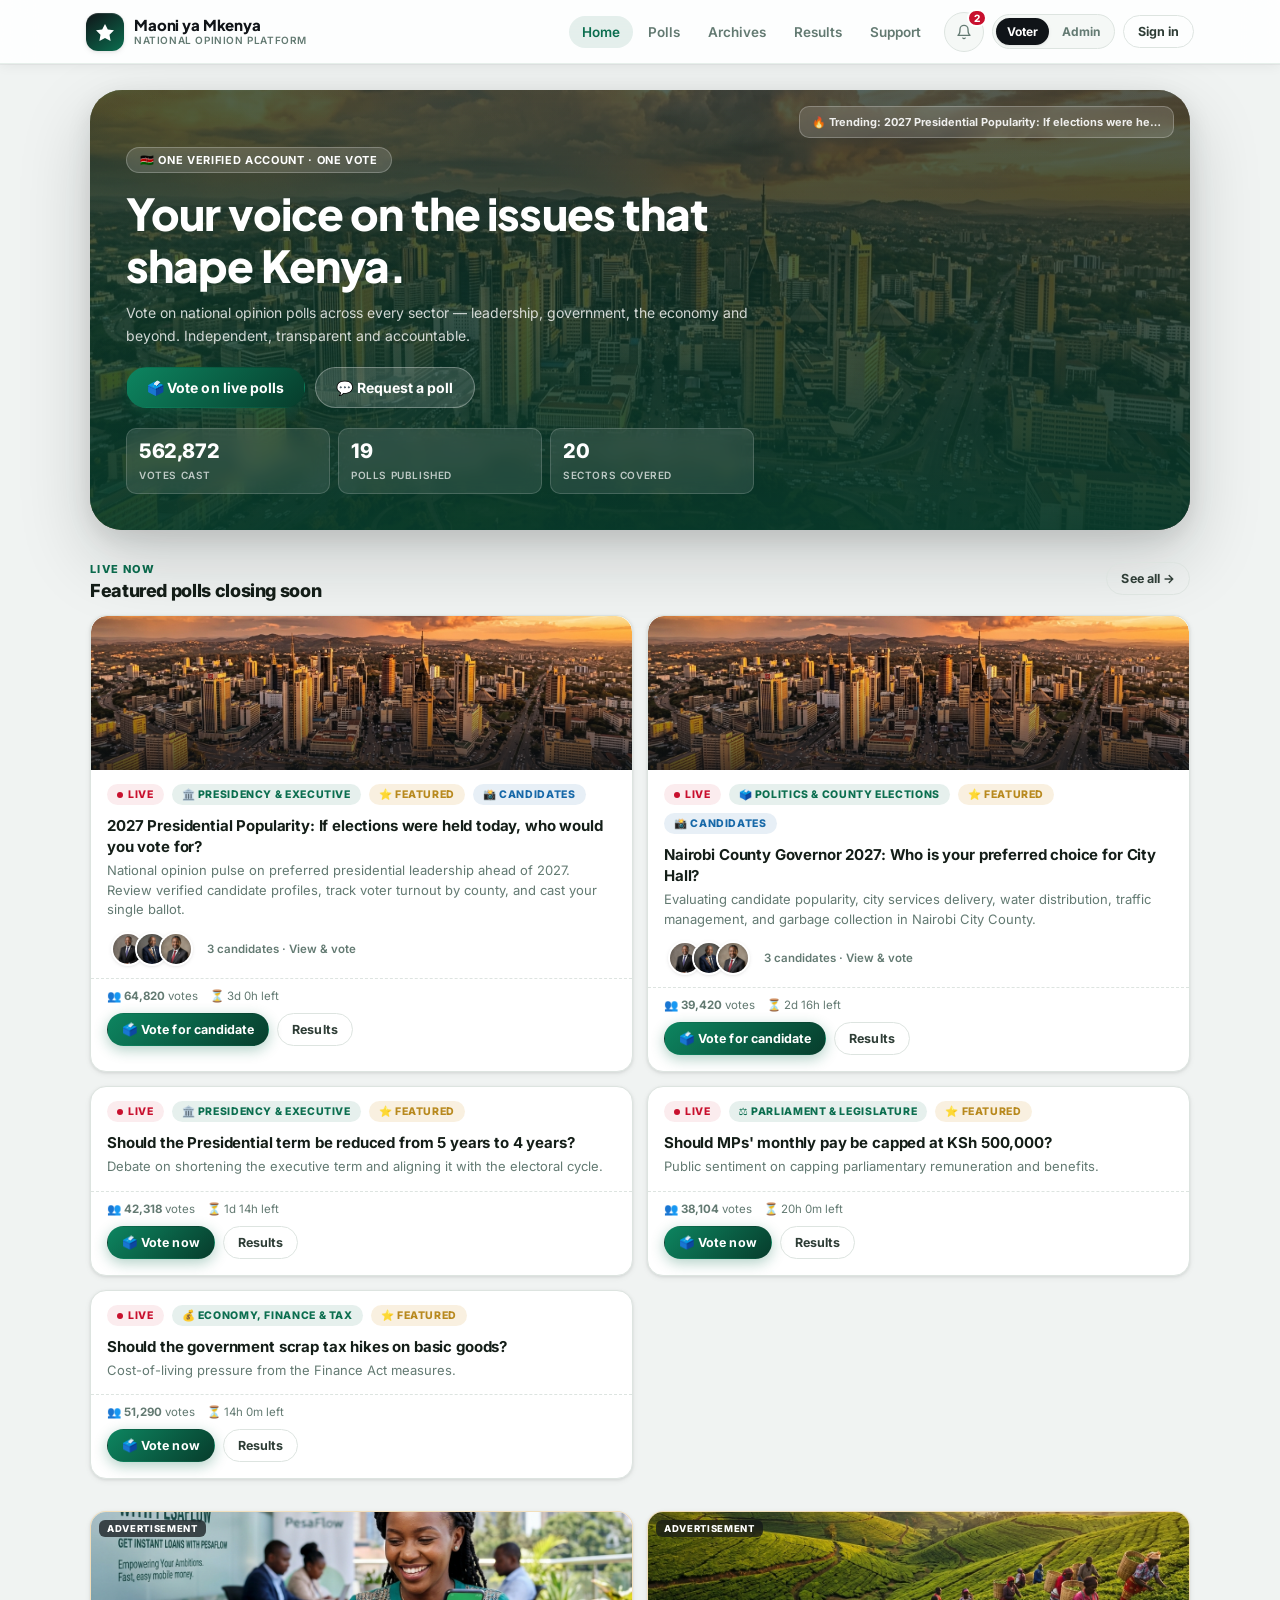
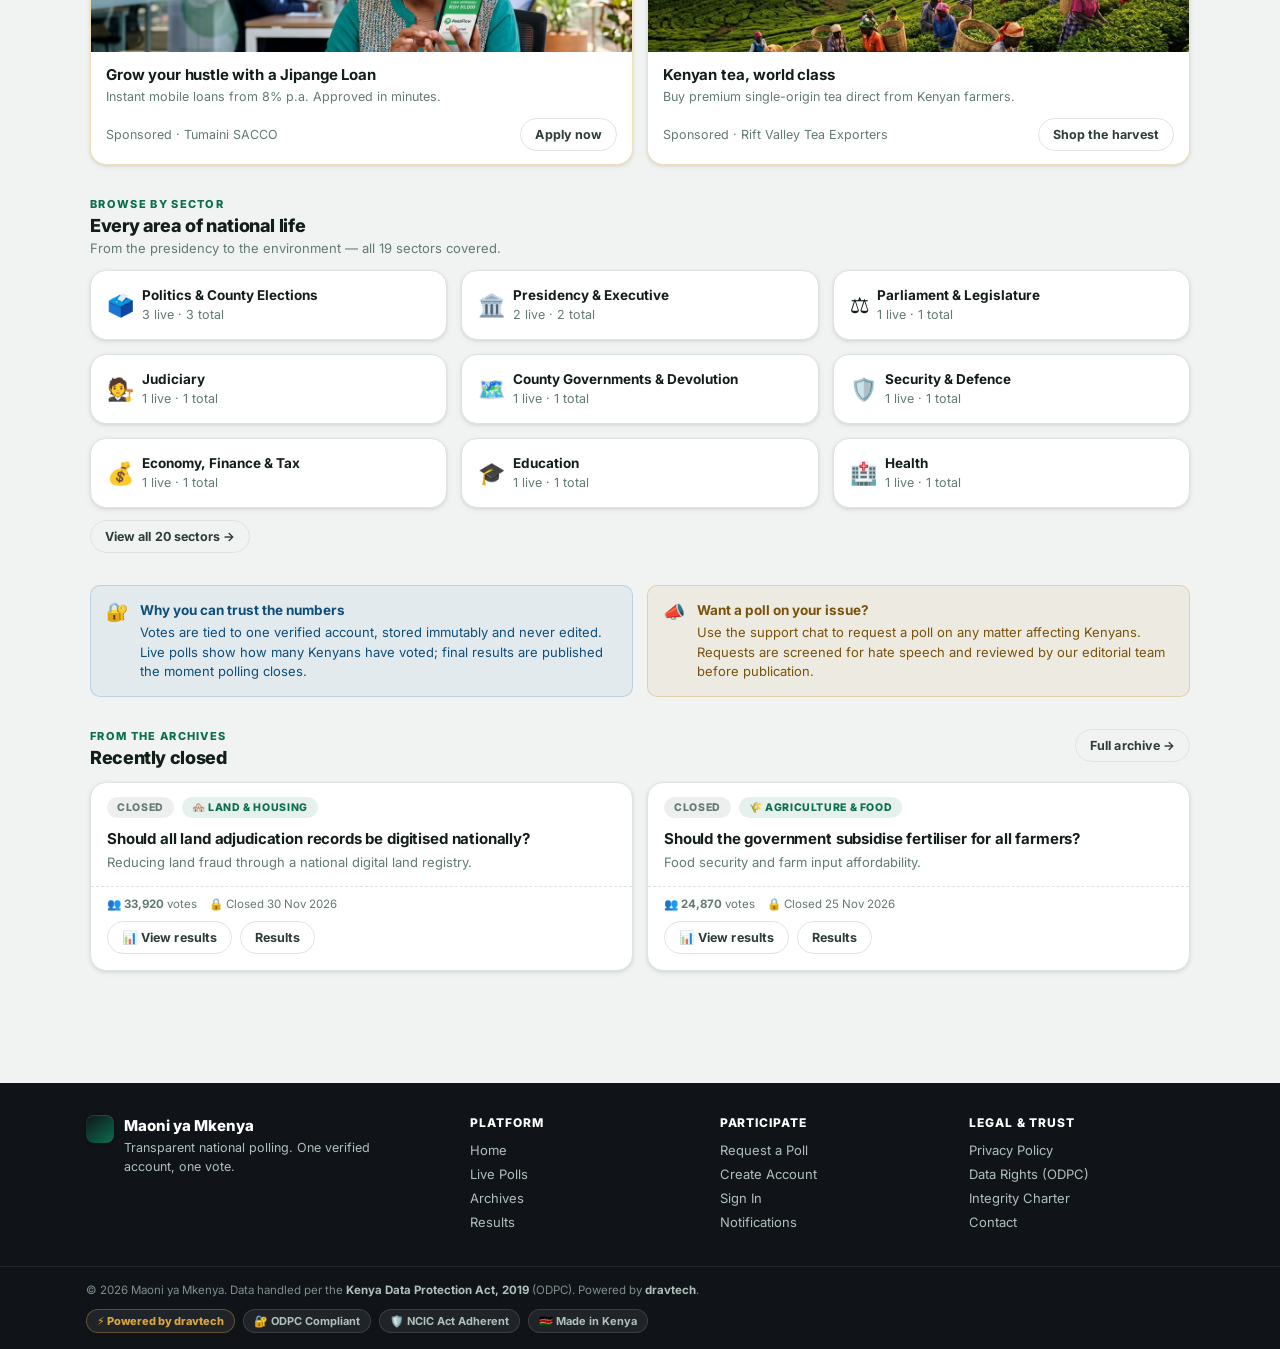
<file: index.html>
<!DOCTYPE html>
<html lang="en">
<head>
  <meta charset="UTF-8" />
  <meta name="viewport" content="width=device-width, initial-scale=1.0, viewport-fit=cover" />
  <meta name="theme-color" content="#0b6e4f" />

  <!-- SEO -->
  <title>Maoni ya Mkenya — Kenya's National Opinion &amp; Polling Platform</title>
  <meta name="description" content="Vote on national opinion polls across every sector of Kenyan leadership, government and public life. One verified account, one vote. Transparent, independent and accountable." />
  <meta name="keywords" content="Kenya polls, national opinion, Kenya voting, Maoni ya Mkenya, Kenya democracy, citizen polls, Kenya government" />
  <link rel="canonical" href="https://maoniyamkenya.co.ke/" />

  <!-- Open Graph -->
  <meta property="og:type" content="website" />
  <meta property="og:site_name" content="Maoni ya Mkenya" />
  <meta property="og:title" content="Maoni ya Mkenya — Kenya's National Opinion Platform" />
  <meta property="og:description" content="Your voice on the issues that shape Kenya. Vote on national polls across every sector — leadership, economy, health, education and more." />
  <meta property="og:image" content="https://maoniyamkenya.co.ke/og-image.jpg" />
  <meta property="og:url" content="https://maoniyamkenya.co.ke/" />

  <!-- Twitter Card -->
  <meta name="twitter:card" content="summary_large_image" />
  <meta name="twitter:title" content="Maoni ya Mkenya — Kenya's National Opinion Platform" />
  <meta name="twitter:description" content="Vote on national polls. One verified account, one vote." />

  <!-- Schema.org -->
  <script type="application/ld+json">
  {
    "@context": "https://schema.org",
    "@type": "WebSite",
    "name": "Maoni ya Mkenya",
    "url": "https://maoniyamkenya.co.ke/",
    "description": "Kenya's national opinion and polling platform",
    "potentialAction": {
      "@type": "SearchAction",
      "target": "https://maoniyamkenya.co.ke/#/polls?q={search_term_string}",
      "query-input": "required name=search_term_string"
    }
  }
  </script>

  <!-- Favicon (inline SVG as data URI) -->
  <link rel="icon" type="image/svg+xml" href="data:image/svg+xml,%3Csvg xmlns='http://www.w3.org/2000/svg' viewBox='0 0 32 32'%3E%3Crect width='32' height='32' rx='8' fill='%23101418'/%3E%3Crect y='10' width='32' height='4' fill='%230b6e4f'/%3E%3Crect y='18' width='32' height='4' fill='%230b6e4f'/%3E%3Crect y='14' width='32' height='4' fill='%23c8102e'/%3E%3Ctext x='16' y='26' text-anchor='middle' fill='white' font-size='10' font-weight='800' font-family='system-ui'%3EMY%3C/text%3E%3C/svg%3E" />
  <link rel="apple-touch-icon" href="data:image/svg+xml,%3Csvg xmlns='http://www.w3.org/2000/svg' viewBox='0 0 32 32'%3E%3Crect width='32' height='32' rx='8' fill='%230b6e4f'/%3E%3Ctext x='16' y='22' text-anchor='middle' fill='white' font-size='14' font-weight='800' font-family='system-ui'%3EMY%3C/text%3E%3C/svg%3E" />

  <!-- Google Fonts -->
  <link rel="preconnect" href="https://fonts.googleapis.com" />
  <link rel="preconnect" href="https://fonts.gstatic.com" crossorigin />
  <link href="https://fonts.googleapis.com/css2?family=Inter:wght@400;500;600;700;800;900&family=Plus+Jakarta+Sans:wght@700;800;900&display=swap" rel="stylesheet" />

  <link rel="stylesheet" href="styles.css" />
</head>
<body>
  <header id="app-header">
    <div class="header-inner">
      <a class="brand" href="#/home" id="brand-link">
        <div class="brand-mark">
          <svg width="20" height="20" viewBox="0 0 20 20" fill="none" xmlns="http://www.w3.org/2000/svg">
            <path d="M10 2L12.8 7.4L19 8.3L14.5 12.7L15.6 19L10 16L4.4 19L5.5 12.7L1 8.3L7.2 7.4L10 2Z" fill="white" stroke="none"/>
          </svg>
        </div>
        <span class="brand-text">
          <strong>Maoni ya Mkenya</strong>
          <small>National Opinion Platform</small>
        </span>
      </a>

      <nav id="desktop-nav" class="top-nav" aria-label="Main navigation">
        <a href="#/home" data-nav="home">Home</a>
        <a href="#/polls" data-nav="polls">Polls</a>
        <a href="#/archives" data-nav="archives">Archives</a>
        <a href="#/results" data-nav="results">Results</a>
        <a href="#/support" data-nav="support">Support</a>
        <a href="#/admin" data-nav="admin" class="admin-only">Admin</a>
      </nav>

      <div class="header-actions">
        <a href="#/notifications" class="icon-btn" id="notif-btn" title="Notifications" aria-label="Notifications">
          <svg width="16" height="16" viewBox="0 0 24 24" fill="none" stroke="currentColor" stroke-width="2" stroke-linecap="round" stroke-linejoin="round"><path d="M18 8A6 6 0 0 0 6 8c0 7-3 9-3 9h18s-3-2-3-9"/><path d="M13.73 21a2 2 0 0 1-3.46 0"/></svg>
          <span class="badge" id="notif-count">0</span>
        </a>
        <div class="role-switch" id="role-switch" title="Switch viewer role">
          <button type="button" data-role="user" class="active" id="role-voter">Voter</button>
          <button type="button" data-role="admin" id="role-admin">Admin</button>
        </div>
        <a href="#/login" class="btn btn-ghost btn-sm" id="auth-btn">Sign in</a>
      </div>
    </div>
    <div id="session-strip" class="session-strip hidden"></div>
  </header>

  <main id="view" class="view" aria-live="polite" aria-atomic="false"></main>

  <footer id="app-footer">
    <div class="footer-inner">
      <div class="footer-brand">
        <div class="footer-logo">
          <div class="brand-mark brand-mark-sm"></div>
          <div>
            <strong>Maoni ya Mkenya</strong>
            <p>Transparent national polling. One verified account, one vote.</p>
          </div>
        </div>
      </div>
      <div class="footer-col">
        <h4>Platform</h4>
        <a href="#/home">Home</a>
        <a href="#/polls">Live Polls</a>
        <a href="#/archives">Archives</a>
        <a href="#/results">Results</a>
      </div>
      <div class="footer-col">
        <h4>Participate</h4>
        <a href="#/support">Request a Poll</a>
        <a href="#/signup">Create Account</a>
        <a href="#/login">Sign In</a>
        <a href="#/notifications">Notifications</a>
      </div>
      <div class="footer-col">
        <h4>Legal &amp; Trust</h4>
        <a href="#">Privacy Policy</a>
        <a href="#">Data Rights (ODPC)</a>
        <a href="#">Integrity Charter</a>
        <a href="#">Contact</a>
      </div>
    </div>
    <div class="footer-bottom">
      <div class="footer-bottom-inner">
        <p>© 2026 Maoni ya Mkenya. Data handled per the <strong>Kenya Data Protection Act, 2019</strong> (ODPC). Powered by <strong>dravtech</strong>.</p>
        <div class="footer-badges">
          <span class="footer-badge" style="color:#d9a441;border-color:rgba(217,164,65,.35);font-weight:800">⚡ Powered by dravtech</span>
          <span class="footer-badge">🔐 ODPC Compliant</span>
          <span class="footer-badge">🛡️ NCIC Act Adherent</span>
          <span class="footer-badge">🇰🇪 Made in Kenya</span>
        </div>
      </div>
    </div>
  </footer>

  <nav id="mobile-nav" class="bottom-nav" aria-label="Mobile navigation">
    <a href="#/home" data-nav="home" id="mn-home"><span>🏠</span>Home</a>
    <a href="#/polls" data-nav="polls" id="mn-polls"><span>🗳️</span>Polls</a>
    <a href="#/archives" data-nav="archives" id="mn-archives"><span>🗄️</span>Archive</a>
    <a href="#/support" data-nav="support" id="mn-support"><span>💬</span>Support</a>
    <a href="#/admin" data-nav="admin" class="admin-only" id="mn-admin"><span>📊</span>Admin</a>
  </nav>

  <div id="toast-root" class="toast-root" aria-live="assertive"></div>
  <div id="modal-root" role="dialog" aria-modal="true"></div>

  <!-- Page transition overlay -->
  <div id="page-transition" class="page-transition" aria-hidden="true"></div>

  <script src="app.js"></script>
</body>
</html>
</file>
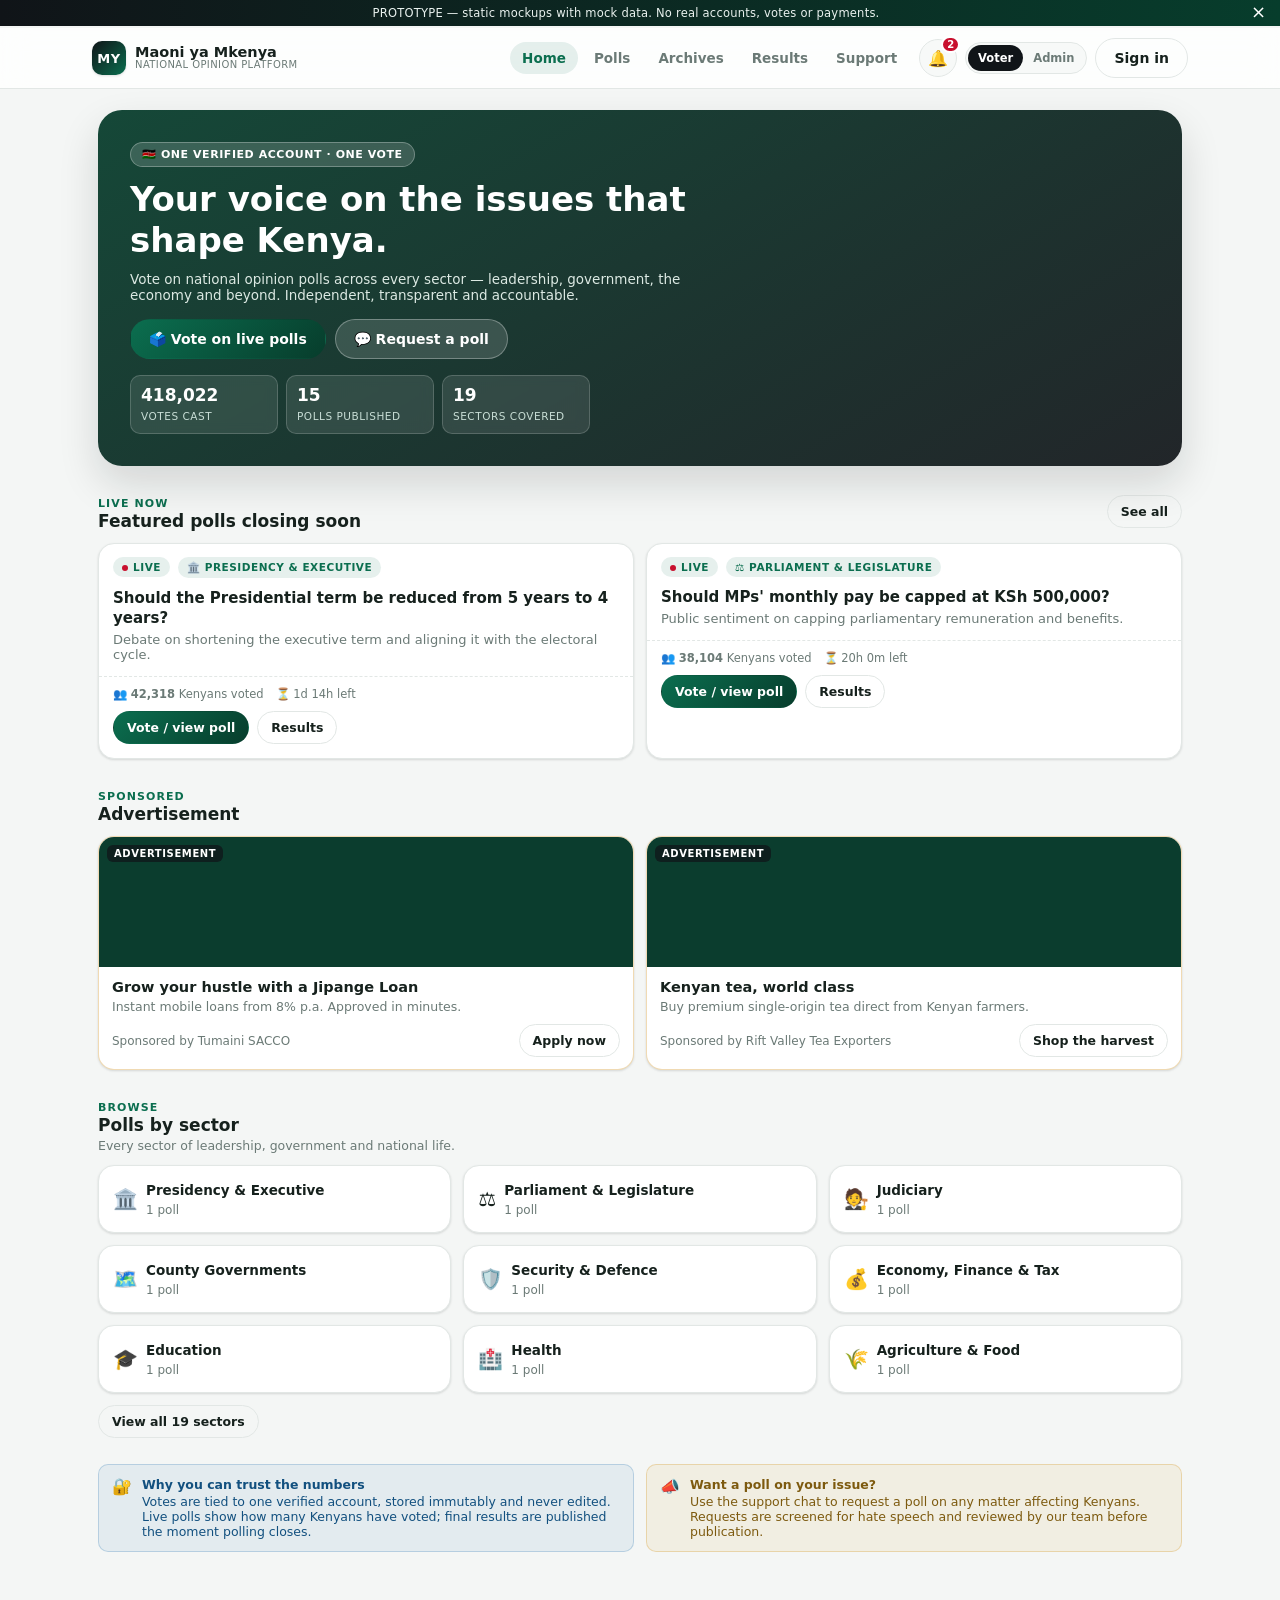
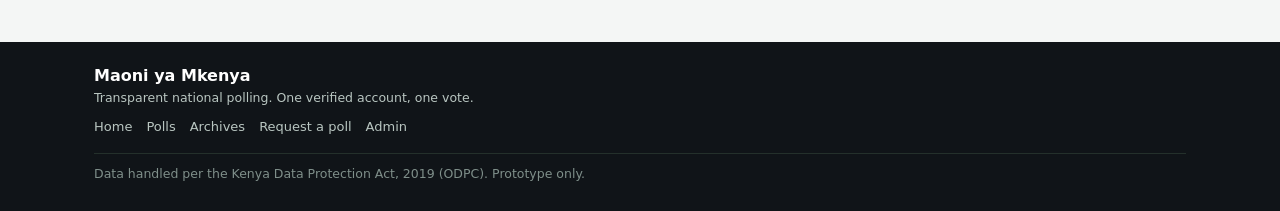
<file: prototype/index.html>
<!DOCTYPE html>
<html lang="en">
<head>
  <meta charset="UTF-8" />
  <meta name="viewport" content="width=device-width, initial-scale=1.0, viewport-fit=cover" />
  <meta name="theme-color" content="#0b3d2e" />
  <title>Maoni ya Mkenya — National Opinion & Polling Platform (Prototype)</title>
  <link rel="stylesheet" href="styles.css" />
</head>
<body>
  <!-- Typed/AI integration point: production uses Next.js + Supabase + AI moderation API -->
  <div id="prototype-banner">
    PROTOTYPE — static mockups with mock data. No real accounts, votes or payments.
    <button id="banner-close" type="button" aria-label="Dismiss">×</button>
  </div>

  <header id="app-header">
    <div class="header-inner">
      <a class="brand" href="#/home">
        <span class="brand-mark">MY</span>
        <span class="brand-text">
          <strong>Maoni ya Mkenya</strong>
          <small>National Opinion Platform</small>
        </span>
      </a>

      <nav id="desktop-nav" class="top-nav">
        <a href="#/home" data-nav="home">Home</a>
        <a href="#/polls" data-nav="polls">Polls</a>
        <a href="#/archives" data-nav="archives">Archives</a>
        <a href="#/results" data-nav="results">Results</a>
        <a href="#/support" data-nav="support">Support</a>
        <a href="#/admin" data-nav="admin" class="admin-only">Admin</a>
      </nav>

      <div class="header-actions">
        <a href="#/notifications" class="icon-btn" id="notif-btn" title="Notifications">
          <span aria-hidden="true">🔔</span>
          <span class="badge" id="notif-count">0</span>
        </a>
        <div class="role-switch" id="role-switch" title="Prototype only: switch viewer role">
          <button type="button" data-role="user" class="active">Voter</button>
          <button type="button" data-role="admin">Admin</button>
        </div>
        <a href="#/login" class="btn btn-ghost" id="auth-btn">Sign in</a>
      </div>
    </div>
    <div id="session-strip" class="session-strip hidden"></div>
  </header>

  <main id="view" class="view" aria-live="polite"></main>

  <footer id="app-footer">
    <div class="footer-inner">
      <div>
        <strong>Maoni ya Mkenya</strong>
        <p>Transparent national polling. One verified account, one vote.</p>
      </div>
      <div class="footer-links">
        <a href="#/home">Home</a>
        <a href="#/polls">Polls</a>
        <a href="#/archives">Archives</a>
        <a href="#/support">Request a poll</a>
        <a href="#/admin">Admin</a>
      </div>
      <p class="footer-legal">
        Data handled per the Kenya Data Protection Act, 2019 (ODPC). Prototype only.
      </p>
    </div>
  </footer>

  <nav id="mobile-nav" class="bottom-nav">
    <a href="#/home" data-nav="home"><span>🏠</span>Home</a>
    <a href="#/polls" data-nav="polls"><span>🗳️</span>Polls</a>
    <a href="#/archives" data-nav="archives"><span>🗄️</span>Archive</a>
    <a href="#/support" data-nav="support"><span>💬</span>Chat</a>
    <a href="#/admin" data-nav="admin" class="admin-only"><span>📊</span>Admin</a>
  </nav>

  <div id="toast-root" class="toast-root"></div>
  <div id="modal-root"></div>

  <script src="app.js"></script>
</body>
</html>
</file>
<file: styles.css>
/* ============================================================
   Maoni ya Mkenya — Design System v2.0 (Market-Ready)
   Mobile-first. Kenya flag colours + modern premium UI.
   Inter + Plus Jakarta Sans typography.
   ============================================================ */

/* ---------- Google Fonts fallback stack ---------- */
@import url('https://fonts.googleapis.com/css2?family=Inter:wght@400;500;600;700;800;900&family=Plus+Jakarta+Sans:wght@700;800;900&display=swap');

:root {
  /* Brand colours */
  --ke-black:      #101418;
  --ke-ink:        #1b2228;
  --ke-red:        #c8102e;
  --ke-red-deep:   #8f0b20;
  --ke-green:      #0b6e4f;
  --ke-green-2:    #0d8560;
  --ke-green-deep: #073d2c;
  --ke-white:      #ffffff;
  --ke-gold:       #d9a441;
  --ke-gold-deep:  #b8891e;

  /* Semantic surface */
  --bg:        #f0f3f2;
  --bg-2:      #e8ede9;
  --surface:   #ffffff;
  --surface-2: #f5f8f6;
  --surface-3: #edf2ef;
  --line:      #dde4e0;
  --line-2:    #c8d2ce;
  --text:      #141e18;
  --text-2:    #2e3d36;
  --muted:     #637a72;
  --muted-2:   #8a9e97;

  /* Status */
  --ok:     #0b6e4f;
  --warn:   #c98a15;
  --danger: #c8102e;
  --info:   #1668a8;

  /* Radius */
  --r-xs: 6px;
  --r-s:  10px;
  --r:    16px;
  --r-l:  22px;
  --r-xl: 32px;

  /* Shadow */
  --sh-xs: 0 1px 2px rgba(16,20,24,.04), 0 1px 4px rgba(16,20,24,.06);
  --sh-s:  0 2px 6px rgba(16,20,24,.06), 0 1px 3px rgba(16,20,24,.08);
  --sh:    0 6px 20px rgba(16,20,24,.09), 0 2px 6px rgba(16,20,24,.06);
  --sh-l:  0 16px 48px rgba(16,20,24,.14), 0 4px 12px rgba(16,20,24,.08);
  --sh-xl: 0 28px 72px rgba(16,20,24,.18), 0 8px 24px rgba(16,20,24,.1);

  /* Layout */
  --header-h: 64px;
  --maxw:     1140px;

  /* Transitions */
  --t-fast: .12s ease;
  --t:      .22s ease;
  --t-slow: .4s cubic-bezier(.22,1,.36,1);
}

/* ---------- Reset ---------- */
*, *::before, *::after { box-sizing: border-box; }

html {
  scroll-behavior: smooth;
  font-size: 16px;
}

html, body {
  margin: 0; padding: 0;
  background: var(--bg);
  color: var(--text);
  -webkit-font-smoothing: antialiased;
  -moz-osx-font-smoothing: grayscale;
  text-rendering: optimizeLegibility;
}

body {
  font-family: 'Inter', 'Segoe UI', system-ui, -apple-system, 'Helvetica Neue', Arial, sans-serif;
  padding-top: var(--header-h);
  padding-bottom: 80px; /* space for mobile bottom nav */
  min-height: 100vh;
}

img { max-width: 100%; display: block; object-fit: cover; }
a { color: inherit; text-decoration: none; }
button { font: inherit; cursor: pointer; }
input, select, textarea { font: inherit; }

.hidden { display: none !important; }

/* ---------- Header ---------- */
#app-header {
  position: fixed;
  top: 0; left: 0; right: 0;
  z-index: 50;
  height: var(--header-h);
  background: rgba(255, 255, 255, .88);
  backdrop-filter: saturate(180%) blur(16px);
  -webkit-backdrop-filter: saturate(180%) blur(16px);
  border-bottom: 1px solid rgba(220, 232, 226, .7);
  box-shadow: 0 1px 0 rgba(16,20,24,.04), 0 2px 12px rgba(16,20,24,.06);
}

.header-inner {
  max-width: var(--maxw);
  margin: 0 auto;
  height: 100%;
  display: flex;
  align-items: center;
  gap: 10px;
  padding: 0 16px;
}

/* Brand */
.brand {
  display: flex;
  align-items: center;
  gap: 10px;
  margin-right: auto;
  text-decoration: none;
}

.brand-mark {
  width: 38px; height: 38px;
  border-radius: 12px;
  background: linear-gradient(145deg, var(--ke-black) 0%, var(--ke-green) 100%);
  display: grid;
  place-items: center;
  box-shadow: var(--sh-s), inset 0 1px 0 rgba(255,255,255,.12);
  transition: transform var(--t-fast), box-shadow var(--t-fast);
  flex-shrink: 0;
}

.brand-mark-sm {
  width: 28px; height: 28px;
  border-radius: 8px;
  background: linear-gradient(145deg, var(--ke-black), var(--ke-green));
}

.brand:hover .brand-mark {
  transform: scale(1.06) rotate(-2deg);
  box-shadow: var(--sh);
}

.brand-text {
  display: flex;
  flex-direction: column;
  line-height: 1.1;
}

.brand-text strong {
  font-family: 'Plus Jakarta Sans', 'Inter', system-ui, sans-serif;
  font-size: 15px;
  font-weight: 800;
  color: var(--ke-black);
  letter-spacing: -.01em;
}

.brand-text small {
  font-size: 10px;
  font-weight: 600;
  color: var(--muted);
  letter-spacing: .06em;
  text-transform: uppercase;
  margin-top: 1px;
}

/* Desktop nav */
.top-nav { display: none; gap: 2px; }

.top-nav a {
  padding: 8px 13px;
  border-radius: 999px;
  font-size: 13.5px;
  font-weight: 600;
  color: var(--muted);
  transition: background var(--t-fast), color var(--t-fast);
}

.top-nav a:hover {
  background: var(--surface-3);
  color: var(--text);
}

.top-nav a.active {
  background: rgba(11, 110, 79, .1);
  color: var(--ke-green);
}

/* Header actions */
.header-actions { display: flex; align-items: center; gap: 8px; }

.icon-btn {
  position: relative;
  width: 40px; height: 40px;
  display: grid; place-items: center;
  border-radius: 50%;
  background: var(--surface-2);
  border: 1px solid var(--line);
  color: var(--muted);
  font-size: 16px;
  transition: background var(--t-fast), border-color var(--t-fast), transform var(--t-fast);
}

.icon-btn:hover {
  background: var(--surface-3);
  border-color: var(--line-2);
  transform: scale(1.05);
}

.badge {
  position: absolute; top: -4px; right: -4px;
  min-width: 18px; height: 18px; padding: 0 5px;
  background: var(--ke-red);
  color: #fff;
  border-radius: 999px;
  font-size: 10px; font-weight: 800;
  display: grid; place-items: center;
  border: 2px solid #fff;
  animation: badge-pop .3s cubic-bezier(.34,1.56,.64,1);
}

@keyframes badge-pop {
  from { transform: scale(0); }
  to { transform: scale(1); }
}

/* Role switch */
.role-switch {
  display: none;
  background: var(--surface-2);
  border: 1px solid var(--line);
  border-radius: 999px;
  padding: 3px;
  gap: 2px;
}

.role-switch button {
  border: 0; background: none;
  font-size: 12px; font-weight: 700;
  color: var(--muted);
  padding: 6px 11px; border-radius: 999px;
  transition: all var(--t-fast);
}

.role-switch button.active {
  background: var(--ke-black);
  color: #fff;
  box-shadow: var(--sh-xs);
}

/* Session strip */
.session-strip {
  max-width: var(--maxw);
  margin: 0 auto;
  padding: 6px 16px 10px;
  font-size: 12px;
  color: var(--muted);
  display: flex;
  align-items: center;
  gap: 8px;
  flex-wrap: wrap;
  border-top: 1px solid var(--line);
}

.session-strip .pill {
  background: rgba(11, 110, 79, .1);
  color: var(--ke-green);
  border-radius: 999px;
  padding: 3px 10px;
  font-weight: 700;
  font-size: 11.5px;
}

/* ---------- Buttons ---------- */
.btn {
  display: inline-flex;
  align-items: center;
  justify-content: center;
  gap: 7px;
  border: 1.5px solid transparent;
  border-radius: 999px;
  padding: 11px 20px;
  font-size: 14px;
  font-weight: 700;
  letter-spacing: .005em;
  background: var(--ke-green);
  color: #fff;
  transition: transform var(--t-fast), box-shadow var(--t-fast), background var(--t-fast), border-color var(--t-fast);
  white-space: nowrap;
  cursor: pointer;
  text-decoration: none;
  position: relative;
  overflow: hidden;
}

.btn::after {
  content: '';
  position: absolute;
  inset: 0;
  background: rgba(255,255,255,0);
  transition: background var(--t-fast);
  border-radius: inherit;
}

.btn:hover::after { background: rgba(255,255,255,.1); }

.btn:hover {
  transform: translateY(-2px);
  box-shadow: var(--sh);
}

.btn:active { transform: translateY(0); box-shadow: none; }

.btn-primary {
  background: linear-gradient(135deg, var(--ke-green-2), var(--ke-green-deep));
  box-shadow: 0 4px 14px rgba(11,110,79,.32);
}

.btn-primary:hover {
  box-shadow: 0 8px 24px rgba(11,110,79,.4);
}

.btn-red {
  background: linear-gradient(135deg, var(--ke-red), var(--ke-red-deep));
  box-shadow: 0 4px 14px rgba(200,16,46,.28);
}

.btn-dark {
  background: linear-gradient(135deg, #1b2228, var(--ke-black));
  box-shadow: 0 4px 14px rgba(16,20,24,.24);
}

.btn-ghost {
  background: transparent;
  color: var(--text-2);
  border-color: var(--line);
}

.btn-ghost:hover {
  background: var(--surface-2);
  border-color: var(--line-2);
}

.btn-block { width: 100%; }
.btn-sm { padding: 8px 14px; font-size: 12.5px; }
.btn-xs { padding: 5px 10px; font-size: 11.5px; }
.btn[disabled] { opacity: .5; pointer-events: none; cursor: not-allowed; }

/* ---------- Layout ---------- */
.view {
  max-width: var(--maxw);
  margin: 0 auto;
  padding: 20px 14px 36px;
  animation: view-enter .3s cubic-bezier(.22,1,.36,1);
}

@keyframes view-enter {
  from { opacity: 0; transform: translateY(10px); }
  to   { opacity: 1; transform: none; }
}

.section { margin-bottom: 32px; }

.section-head {
  display: flex;
  align-items: flex-start;
  justify-content: space-between;
  gap: 10px;
  margin-bottom: 14px;
}

.section-head h2 { font-size: 18px; margin: 0; font-weight: 800; letter-spacing: -.02em; }
.section-head p  { margin: 4px 0 0; font-size: 13px; color: var(--muted); }

.eyebrow {
  font-size: 11px;
  font-weight: 800;
  letter-spacing: .12em;
  text-transform: uppercase;
  color: var(--ke-green);
  display: block;
  margin-bottom: 4px;
}

.grid { display: grid; gap: 14px; }
.grid-2 { grid-template-columns: 1fr; }
.grid-3 { grid-template-columns: 1fr; }

/* ---------- Cards ---------- */
.card {
  background: var(--surface);
  border: 1px solid var(--line);
  border-radius: var(--r);
  box-shadow: var(--sh-s);
  overflow: hidden;
  transition: transform var(--t), box-shadow var(--t), border-color var(--t);
}

.card:hover {
  transform: translateY(-2px);
  box-shadow: var(--sh);
  border-color: var(--line-2);
}

.card-pad { padding: 16px; }
.card-head { padding: 16px 16px 0; }
.card-title { font-size: 15px; font-weight: 700; margin: 0 0 4px; line-height: 1.4; letter-spacing: -.01em; }
.card-desc { font-size: 13px; color: var(--muted); margin: 0; line-height: 1.5; }

/* ---------- Hero ---------- */
.hero {
  position: relative;
  border-radius: var(--r-xl);
  overflow: hidden;
  color: #fff;
  min-height: 320px;
  display: flex;
  align-items: flex-end;
  background: linear-gradient(150deg, rgba(7,61,44,.96), rgba(16,20,24,.94));
  box-shadow: var(--sh-xl);
  isolation: isolate;
}

.hero-media {
  position: absolute;
  inset: 0;
  background-size: cover;
  background-position: center;
  opacity: .4;
  transition: opacity .6s ease;
  will-change: opacity;
}

.hero::before {
  content: '';
  position: absolute;
  inset: 0;
  background: linear-gradient(
    to top,
    rgba(7,61,44,.85) 0%,
    rgba(7,61,44,.4) 50%,
    rgba(16,20,24,.3) 100%
  );
  z-index: 1;
}

.hero-content {
  position: relative;
  z-index: 2;
  padding: 28px 22px;
  max-width: 680px;
  width: 100%;
}

.hero-tag {
  display: inline-flex;
  align-items: center;
  gap: 6px;
  background: rgba(255,255,255,.14);
  border: 1px solid rgba(255,255,255,.24);
  border-radius: 999px;
  padding: 5px 13px;
  font-size: 11px;
  font-weight: 700;
  letter-spacing: .06em;
  text-transform: uppercase;
  margin-bottom: 14px;
  backdrop-filter: blur(8px);
}

.hero h1 {
  font-family: 'Plus Jakarta Sans', 'Inter', system-ui, sans-serif;
  font-size: 26px;
  line-height: 1.2;
  margin: 0 0 10px;
  font-weight: 900;
  letter-spacing: -.02em;
}

.hero p { font-size: 14px; color: rgba(255,255,255,.8); margin: 0 0 20px; line-height: 1.6; }

.hero-actions { display: flex; gap: 10px; flex-wrap: wrap; }

.hero-stats {
  display: grid;
  grid-template-columns: repeat(3, 1fr);
  gap: 8px;
  margin-top: 20px;
}

.hero-stat {
  background: rgba(255,255,255,.1);
  border: 1px solid rgba(255,255,255,.16);
  border-radius: var(--r-s);
  padding: 10px 12px;
  backdrop-filter: blur(8px);
}

.hero-stat strong {
  display: block;
  font-size: 20px;
  font-weight: 800;
  letter-spacing: -.02em;
}

.hero-stat span {
  font-size: 10px;
  color: rgba(255,255,255,.7);
  text-transform: uppercase;
  letter-spacing: .06em;
  font-weight: 600;
}

/* Hero trending ticker */
.hero-ticker {
  position: absolute;
  top: 16px; right: 16px;
  z-index: 2;
  background: rgba(255,255,255,.14);
  border: 1px solid rgba(255,255,255,.24);
  border-radius: var(--r-s);
  padding: 8px 12px;
  font-size: 11px;
  font-weight: 700;
  color: rgba(255,255,255,.9);
  backdrop-filter: blur(8px);
  display: none;
}

/* ---------- Sector chips ---------- */
.chip-row {
  display: flex;
  gap: 8px;
  overflow-x: auto;
  padding: 4px 2px 12px;
  scrollbar-width: none;
  -webkit-overflow-scrolling: touch;
}

.chip-row::-webkit-scrollbar { display: none; }

.chip {
  flex: 0 0 auto;
  border: 1.5px solid var(--line);
  background: var(--surface);
  color: var(--muted);
  border-radius: 999px;
  padding: 8px 15px;
  font-size: 12.5px;
  font-weight: 600;
  white-space: nowrap;
  transition: all var(--t-fast);
  cursor: pointer;
}

.chip:hover { border-color: var(--ke-green); color: var(--ke-green); background: rgba(11,110,79,.05); }
.chip.active { background: var(--ke-black); border-color: var(--ke-black); color: #fff; }

/* ---------- Poll card ---------- */
.poll-card {
  display: flex;
  flex-direction: column;
  cursor: pointer;
}

.poll-top {
  display: flex;
  align-items: center;
  gap: 8px;
  padding: 14px 16px 0;
  flex-wrap: wrap;
}

/* Tags */
.tag {
  font-size: 10.5px;
  font-weight: 800;
  letter-spacing: .06em;
  text-transform: uppercase;
  border-radius: 999px;
  padding: 4px 10px;
  background: rgba(11,110,79,.1);
  color: var(--ke-green);
  white-space: nowrap;
}

.tag.live {
  background: rgba(200,16,46,.08);
  color: var(--ke-red);
}

.tag.live::before {
  content: '';
  display: inline-block;
  width: 6px; height: 6px;
  border-radius: 50%;
  background: var(--ke-red);
  margin-right: 5px;
  animation: pulse 1.5s ease infinite;
}

@keyframes pulse {
  0%, 100% { opacity: 1; transform: scale(1); }
  50% { opacity: .3; transform: scale(.9); }
}

.tag.closed { background: rgba(107,122,118,.12); color: var(--muted); }
.tag.sponsored { background: rgba(217,164,65,.16); color: var(--ke-gold-deep); }
.tag.ok { background: rgba(11,110,79,.1); color: var(--ke-green); }
.tag.danger { background: rgba(200,16,46,.1); color: var(--ke-red); }
.tag.info { background: rgba(22,104,168,.1); color: var(--info); }
.tag.warn { background: rgba(201,138,21,.12); color: var(--warn); }

.poll-body { padding: 10px 16px 4px; }

.poll-meta {
  display: flex;
  align-items: center;
  gap: 12px;
  font-size: 11.5px;
  color: var(--muted);
  padding: 10px 16px;
  border-top: 1px dashed var(--line);
  margin-top: 10px;
  flex-wrap: wrap;
}

.poll-foot {
  padding: 0 16px 16px;
  display: flex;
  gap: 8px;
  align-items: center;
}

/* ---------- Option voting ---------- */
.options { display: grid; gap: 10px; padding: 14px 16px 4px; }

.option {
  position: relative;
  display: flex;
  align-items: center;
  gap: 12px;
  border: 1.5px solid var(--line);
  border-radius: var(--r-s);
  padding: 13px 14px;
  background: var(--surface);
  text-align: left;
  overflow: hidden;
  transition: border-color var(--t-fast), background var(--t-fast), transform var(--t-fast), box-shadow var(--t-fast);
  cursor: pointer;
}

.option:hover {
  border-color: var(--ke-green);
  transform: translateX(3px);
  box-shadow: var(--sh-xs);
}

.option.selected {
  border-color: var(--ke-green);
  background: rgba(11,110,79,.05);
}

.option .radio {
  width: 20px; height: 20px;
  flex: 0 0 auto;
  border-radius: 50%;
  border: 2px solid var(--line-2);
  display: grid; place-items: center;
  transition: border-color var(--t-fast);
}

.option.selected .radio { border-color: var(--ke-green); }

.option.selected .radio::after {
  content: '';
  width: 10px; height: 10px;
  border-radius: 50%;
  background: var(--ke-green);
  animation: radio-fill .15s ease;
}

@keyframes radio-fill {
  from { transform: scale(0); }
  to { transform: scale(1); }
}

.option-label { font-size: 14px; font-weight: 600; position: relative; z-index: 1; }
.option-pct { margin-left: auto; color: var(--muted); font-weight: 700; font-size: 13px; position: relative; z-index: 1; }

.option .fill {
  position: absolute; left: 0; top: 0; bottom: 0;
  background: rgba(11,110,79,.08);
  z-index: 0;
  transition: width .6s cubic-bezier(.22,1,.36,1);
  border-radius: 0 var(--r-xs) var(--r-xs) 0;
}

.option.locked { cursor: default; }
.option.locked:hover { border-color: var(--line); transform: none; box-shadow: none; }

/* ---------- Result bars ---------- */
.bar-row { margin-bottom: 14px; }

.bar-row:last-child { margin-bottom: 0; }

.bar-top {
  display: flex;
  justify-content: space-between;
  align-items: center;
  font-size: 13.5px;
  margin-bottom: 7px;
}

.bar-top strong { font-weight: 700; }

.bar-track {
  height: 11px;
  background: var(--surface-3);
  border-radius: 999px;
  overflow: hidden;
  border: 1px solid var(--line);
}

.bar-fill {
  height: 100%;
  border-radius: 999px;
  background: linear-gradient(90deg, var(--ke-green), var(--ke-green-2));
  transition: width .7s cubic-bezier(.22,1,.36,1);
}

.bar-fill.lead {
  background: linear-gradient(90deg, var(--ke-black), var(--ke-green));
}

/* ---------- Stat tiles ---------- */
.stat-grid { display: grid; grid-template-columns: repeat(2, 1fr); gap: 12px; }

.stat {
  background: var(--surface);
  border: 1px solid var(--line);
  border-radius: var(--r);
  padding: 14px 16px;
  box-shadow: var(--sh-xs);
  transition: transform var(--t-fast), box-shadow var(--t-fast);
}

.stat:hover { transform: translateY(-2px); box-shadow: var(--sh-s); }

.stat span { font-size: 11px; color: var(--muted); text-transform: uppercase; letter-spacing: .07em; font-weight: 700; }
.stat strong { display: block; font-size: 26px; margin-top: 6px; letter-spacing: -.03em; font-weight: 800; }
.stat small { font-size: 11.5px; color: var(--ok); font-weight: 700; margin-top: 2px; display: block; }
.stat small.down { color: var(--danger); }
.stat small.neutral { color: var(--muted); }

/* ---------- Notice / alert ---------- */
.notice {
  display: flex;
  gap: 12px;
  align-items: flex-start;
  border-radius: var(--r-s);
  padding: 14px 15px;
  font-size: 13px;
  border: 1px solid;
  line-height: 1.5;
}

.notice .ic { font-size: 18px; line-height: 1.2; flex-shrink: 0; margin-top: 1px; }
.notice strong { display: block; margin-bottom: 3px; font-size: 13.5px; }
.notice.info   { background: rgba(22,104,168,.06); border-color: rgba(22,104,168,.2); color: #0f4e7a; }
.notice.warn   { background: rgba(201,138,21,.07); border-color: rgba(201,138,21,.28); color: #7a520a; }
.notice.ok     { background: rgba(11,110,79,.06); border-color: rgba(11,110,79,.2); color: #074d35; }
.notice.danger { background: rgba(200,16,46,.06); border-color: rgba(200,16,46,.22); color: #7a0b1c; }

/* ---------- Ad cards ---------- */
.ad-card {
  border: 1.5px solid rgba(217,164,65,.35);
  border-radius: var(--r);
  overflow: hidden;
  background: var(--surface);
  box-shadow: var(--sh-s);
  transition: transform var(--t), box-shadow var(--t);
}

.ad-card:hover { transform: translateY(-2px); box-shadow: var(--sh); }

.ad-media {
  height: 140px;
  background: #0b3d2c;
  background-size: cover;
  background-position: center;
  position: relative;
}

.ad-media .ad-flag {
  position: absolute;
  top: 8px; left: 8px;
  font-size: 9.5px;
  font-weight: 800;
  letter-spacing: .07em;
  background: rgba(16,20,24,.72);
  color: #fff;
  border-radius: var(--r-xs);
  padding: 3px 8px;
  text-transform: uppercase;
  backdrop-filter: blur(4px);
}

.ad-body { padding: 13px 15px; }
.ad-body h4 { margin: 0 0 4px; font-size: 15px; font-weight: 700; letter-spacing: -.01em; }
.ad-body p  { margin: 0 0 11px; font-size: 12.5px; color: var(--muted); line-height: 1.5; }

/* ---------- Chat / Support ---------- */
.chat-wrap {
  display: flex;
  flex-direction: column;
  height: 62vh;
  min-height: 440px;
  border-radius: var(--r);
  overflow: hidden;
}

.chat-head {
  display: flex;
  align-items: center;
  gap: 12px;
  padding: 14px 16px;
  border-bottom: 1px solid var(--line);
  background: var(--surface);
}

.avatar {
  width: 38px; height: 38px;
  border-radius: 50%;
  background: linear-gradient(135deg, var(--ke-black), var(--ke-green));
  color: #fff;
  display: grid;
  place-items: center;
  font-weight: 800;
  font-size: 12px;
  flex-shrink: 0;
  box-shadow: var(--sh-s);
}

.chat-log {
  flex: 1;
  overflow-y: auto;
  padding: 16px;
  display: flex;
  flex-direction: column;
  gap: 10px;
  background: var(--surface-2);
  scroll-behavior: smooth;
}

.msg {
  max-width: 85%;
  padding: 11px 14px;
  border-radius: 16px;
  font-size: 13.5px;
  line-height: 1.5;
  box-shadow: var(--sh-xs);
  animation: msg-in .22s ease;
}

@keyframes msg-in {
  from { opacity: 0; transform: translateY(8px); }
  to   { opacity: 1; transform: none; }
}

.msg.bot {
  align-self: flex-start;
  background: var(--surface);
  border: 1px solid var(--line);
  border-bottom-left-radius: 4px;
}

.msg.me {
  align-self: flex-end;
  background: linear-gradient(135deg, var(--ke-green), var(--ke-green-deep));
  color: #fff;
  border-bottom-right-radius: 4px;
}

.msg.blocked {
  align-self: flex-end;
  background: rgba(200,16,46,.08);
  color: var(--ke-red-deep);
  border: 1px solid rgba(200,16,46,.25);
  border-bottom-right-radius: 4px;
}

.msg .msg-time {
  display: block;
  font-size: 10px;
  opacity: .65;
  margin-top: 5px;
}

.chat-input {
  display: flex;
  gap: 8px;
  padding: 10px;
  border-top: 1px solid var(--line);
  background: var(--surface);
}

.chat-input input {
  flex: 1;
  border: 1.5px solid var(--line);
  border-radius: 999px;
  padding: 11px 16px;
  font-size: 14px;
  background: var(--surface-2);
  color: var(--text);
  transition: border-color var(--t-fast), box-shadow var(--t-fast);
}

.chat-input input:focus {
  outline: none;
  border-color: var(--ke-green);
  box-shadow: 0 0 0 3px rgba(11,110,79,.12);
}

/* ---------- Forms ---------- */
.field { margin-bottom: 14px; }

.field label {
  display: block;
  font-size: 12.5px;
  font-weight: 700;
  margin-bottom: 7px;
  color: var(--text-2);
  letter-spacing: .01em;
}

.input,
select.input,
textarea.input {
  width: 100%;
  border: 1.5px solid var(--line);
  border-radius: var(--r-s);
  padding: 12px 14px;
  font-size: 14px;
  background: var(--surface);
  color: var(--text);
  transition: border-color var(--t-fast), box-shadow var(--t-fast);
}

.input:focus,
select.input:focus,
textarea.input:focus {
  outline: none;
  border-color: var(--ke-green);
  box-shadow: 0 0 0 3px rgba(11,110,79,.12);
}

textarea.input { min-height: 96px; resize: vertical; }
.hint { font-size: 11.5px; color: var(--muted); margin-top: 6px; line-height: 1.5; }
.form-row { display: grid; gap: 0; }

/* Auth */
.auth-shell { max-width: 440px; margin: 8px auto; }
.auth-switch { text-align: center; margin-top: 16px; font-size: 13px; color: var(--muted); }
.auth-switch a { color: var(--ke-green); font-weight: 700; }

/* Divider */
.divider { height: 1px; background: var(--line); margin: 18px 0; }
.divider-text {
  display: flex;
  align-items: center;
  gap: 10px;
  color: var(--muted);
  font-size: 12px;
  font-weight: 600;
  margin: 18px 0;
}
.divider-text::before,
.divider-text::after {
  content: '';
  flex: 1;
  height: 1px;
  background: var(--line);
}

/* ---------- Lists ---------- */
.list { display: grid; gap: 8px; }

.list-row {
  display: flex;
  align-items: center;
  gap: 12px;
  padding: 12px 14px;
  background: var(--surface);
  border: 1px solid var(--line);
  border-radius: var(--r-s);
  transition: border-color var(--t-fast), box-shadow var(--t-fast), transform var(--t-fast);
}

.list-row:hover { border-color: var(--line-2); transform: translateX(2px); box-shadow: var(--sh-xs); }

.list-row .lr-ic {
  width: 36px; height: 36px;
  flex: 0 0 auto;
  border-radius: 10px;
  display: grid; place-items: center;
  background: var(--surface-3);
  font-size: 16px;
}

.list-row .lr-main { flex: 1; min-width: 0; }
.list-row .lr-main strong { display: block; font-size: 13.5px; font-weight: 700; }
.list-row .lr-main span  { font-size: 12px; color: var(--muted); display: block; margin-top: 2px; line-height: 1.4; }
.list-row.unread { border-left: 3px solid var(--ke-green); padding-left: 11px; }

/* ---------- Tabs ---------- */
.tabs {
  display: flex;
  gap: 4px;
  border-bottom: 1px solid var(--line);
  margin-bottom: 16px;
  overflow-x: auto;
  scrollbar-width: none;
}
.tabs::-webkit-scrollbar { display: none; }

.tabs button {
  border: 0;
  background: none;
  padding: 10px 14px;
  font-size: 13px;
  font-weight: 700;
  color: var(--muted);
  border-bottom: 2.5px solid transparent;
  white-space: nowrap;
  transition: color var(--t-fast), border-color var(--t-fast);
  cursor: pointer;
}

.tabs button.active  { color: var(--ke-green); border-bottom-color: var(--ke-green); }
.tabs button:hover:not(.active) { color: var(--text); }

/* ---------- Table ---------- */
.table-scroll {
  overflow-x: auto;
  border: 1px solid var(--line);
  border-radius: var(--r-s);
  background: var(--surface);
  box-shadow: var(--sh-xs);
}

table { width: 100%; border-collapse: collapse; font-size: 13px; min-width: 480px; }
th, td { text-align: left; padding: 11px 13px; border-bottom: 1px solid var(--line); }
th { background: var(--surface-2); font-size: 10.5px; text-transform: uppercase; letter-spacing: .07em; color: var(--muted); font-weight: 800; }
tr:last-child td { border-bottom: 0; }
tr:hover td { background: var(--surface-2); }
td a { color: var(--ke-green); font-weight: 600; }

/* ---------- Bottom nav ---------- */
.bottom-nav {
  position: fixed;
  bottom: 0; left: 0; right: 0;
  z-index: 45;
  display: flex;
  background: rgba(255,255,255,.96);
  backdrop-filter: blur(16px);
  -webkit-backdrop-filter: blur(16px);
  border-top: 1px solid var(--line);
  padding-bottom: env(safe-area-inset-bottom);
  box-shadow: 0 -2px 16px rgba(16,20,24,.07);
}

.bottom-nav a {
  flex: 1;
  display: flex;
  flex-direction: column;
  align-items: center;
  gap: 3px;
  padding: 9px 2px 8px;
  font-size: 10px;
  font-weight: 700;
  color: var(--muted);
  letter-spacing: .02em;
  transition: color var(--t-fast), transform var(--t-fast);
}

.bottom-nav a span { font-size: 18px; line-height: 1; }
.bottom-nav a.active { color: var(--ke-green); }
.bottom-nav a:active { transform: scale(.92); }

/* ---------- Footer ---------- */
#app-footer {
  background: var(--ke-black);
  color: #b0c0bb;
  margin-top: 16px;
}

.footer-inner {
  max-width: var(--maxw);
  margin: 0 auto;
  padding: 32px 16px 28px;
  display: grid;
  gap: 24px;
}

.footer-brand .footer-logo {
  display: flex;
  align-items: flex-start;
  gap: 10px;
}

.footer-brand strong { color: #fff; font-size: 15px; font-weight: 800; }
.footer-brand p { margin: 4px 0 0; font-size: 12.5px; line-height: 1.5; max-width: 260px; }

.footer-col h4 { color: #fff; font-size: 12px; font-weight: 800; letter-spacing: .08em; text-transform: uppercase; margin: 0 0 12px; }
.footer-col a  { display: block; font-size: 13px; margin-bottom: 8px; transition: color var(--t-fast); }
.footer-col a:hover { color: #fff; }

.footer-bottom { border-top: 1px solid rgba(255,255,255,.08); }
.footer-bottom-inner {
  max-width: var(--maxw);
  margin: 0 auto;
  padding: 16px;
  display: flex;
  flex-wrap: wrap;
  align-items: center;
  justify-content: space-between;
  gap: 12px;
}

.footer-bottom p { margin: 0; font-size: 11.5px; color: #7f8f8a; }
.footer-bottom strong { color: #b0c0bb; }

.footer-badges { display: flex; flex-wrap: wrap; gap: 8px; }

.footer-badge {
  background: rgba(255,255,255,.07);
  border: 1px solid rgba(255,255,255,.12);
  border-radius: 999px;
  padding: 4px 10px;
  font-size: 11px;
  font-weight: 700;
  color: #b0c0bb;
}

/* ---------- Toast ---------- */
.toast-root {
  position: fixed;
  left: 50%; transform: translateX(-50%);
  bottom: 96px;
  z-index: 90;
  display: grid;
  gap: 8px;
  width: calc(100% - 28px);
  max-width: 420px;
}

.toast {
  background: var(--ke-black);
  color: #fff;
  border-radius: var(--r-s);
  padding: 13px 16px;
  font-size: 13.5px;
  font-weight: 500;
  box-shadow: var(--sh-xl);
  animation: toast-rise .3s cubic-bezier(.22,1,.36,1);
  display: flex;
  gap: 10px;
  align-items: flex-start;
  line-height: 1.45;
  border: 1px solid rgba(255,255,255,.08);
}

.toast.ok { background: linear-gradient(135deg, var(--ke-green), var(--ke-green-deep)); border-color: rgba(255,255,255,.12); }
.toast.danger { background: linear-gradient(135deg, var(--ke-red), var(--ke-red-deep)); }

@keyframes toast-rise {
  from { opacity: 0; transform: translateY(16px) scale(.95); }
  to   { opacity: 1; transform: none; }
}

/* ---------- Modal ---------- */
.modal-backdrop {
  position: fixed;
  inset: 0;
  background: rgba(16,20,24,.55);
  z-index: 95;
  display: grid;
  place-items: center;
  padding: 16px;
  backdrop-filter: blur(4px);
  animation: backdrop-in .2s ease;
}

@keyframes backdrop-in {
  from { opacity: 0; }
  to   { opacity: 1; }
}

.modal {
  background: var(--surface);
  border-radius: var(--r-l);
  width: 100%;
  max-width: 480px;
  max-height: 90vh;
  overflow-y: auto;
  box-shadow: var(--sh-xl);
  animation: modal-in .28s cubic-bezier(.22,1,.36,1);
  border: 1px solid var(--line);
}

@keyframes modal-in {
  from { opacity: 0; transform: scale(.96) translateY(10px); }
  to   { opacity: 1; transform: none; }
}

.modal-head {
  padding: 18px 18px 0;
  display: flex;
  justify-content: space-between;
  align-items: center;
  gap: 10px;
}

.modal-head h3 { margin: 0; font-size: 17px; font-weight: 800; letter-spacing: -.01em; }
.modal-body { padding: 16px 18px; }
.modal-foot { padding: 0 18px 18px; display: flex; gap: 10px; }

.x-btn {
  border: 0;
  background: var(--surface-3);
  width: 32px; height: 32px;
  border-radius: 50%;
  font-size: 16px;
  color: var(--muted);
  display: grid;
  place-items: center;
  transition: background var(--t-fast), color var(--t-fast);
  flex-shrink: 0;
}

.x-btn:hover { background: var(--line); color: var(--text); }

/* ---------- Page transition ---------- */
.page-transition {
  position: fixed;
  inset: 0;
  background: linear-gradient(135deg, var(--ke-green-deep), var(--ke-black));
  z-index: 100;
  pointer-events: none;
  opacity: 0;
  transition: opacity .2s ease;
}

/* ---------- Utilities ---------- */
.muted   { color: var(--muted); }
.muted-2 { color: var(--muted-2); }
.small   { font-size: 12.5px; }
.xs      { font-size: 11px; }
.bold    { font-weight: 700; }
.mt-4    { margin-top: 4px; }
.mt-8    { margin-top: 8px; }
.mt-12   { margin-top: 12px; }
.mt-16   { margin-top: 16px; }
.mt-24   { margin-top: 24px; }
.mb-0    { margin-bottom: 0; }
.mb-8    { margin-bottom: 8px; }
.flex    { display: flex; }
.between { justify-content: space-between; }
.center  { align-items: center; }
.gap-6   { gap: 6px; }
.gap-8   { gap: 8px; }
.gap-12  { gap: 12px; }
.wrap    { flex-wrap: wrap; }
.right   { text-align: right; }
.text-center { text-align: center; }

/* Scroll area */
::-webkit-scrollbar { width: 6px; height: 6px; }
::-webkit-scrollbar-track { background: var(--surface-2); }
::-webkit-scrollbar-thumb { background: var(--line-2); border-radius: 999px; }

/* ---------- Responsive ---------- */
@media (min-width: 640px) {
  .hero { min-height: 360px; }
  .hero h1 { font-size: 32px; }
  .hero-ticker { display: block; }
}

@media (min-width: 720px) {
  body { padding-bottom: 0; }
  #mobile-nav { display: none; }
  #app-footer { margin-top: 40px; }
  .top-nav { display: flex; }
  .role-switch { display: flex; }
  .grid-2 { grid-template-columns: repeat(2, 1fr); }
  .grid-3 { grid-template-columns: repeat(3, 1fr); }
  .stat-grid { grid-template-columns: repeat(4, 1fr); }
  .stat-grid.cols-3 { grid-template-columns: repeat(3, 1fr); }
  .hero h1 { font-size: 38px; }
  .hero-content { padding: 36px 36px; max-width: 700px; }
  .view { padding: 26px 20px 40px; }
  .form-row.two { grid-template-columns: 1fr 1fr; gap: 12px; }
  .footer-inner { grid-template-columns: 1.6fr 1fr 1fr 1fr; }
  .toast-root { bottom: 24px; }
}

@media (min-width: 1024px) {
  .grid-4 { grid-template-columns: repeat(4, 1fr); }
  .hero { min-height: 440px; }
  .hero h1 { font-size: 44px; }
}

/* ---------- Poll Images & Candidate Showcase ---------- */
.poll-cover {
  width: 100%;
  height: 154px;
  object-fit: cover;
  border-radius: var(--r) var(--r) 0 0;
  display: block;
  background: var(--surface-3);
  position: relative;
}

.poll-cover-wrap {
  position: relative;
  overflow: hidden;
  border-radius: var(--r) var(--r) 0 0;
}

.poll-cover-overlay {
  position: absolute;
  inset: 0;
  background: linear-gradient(to top, rgba(16,20,24,.75) 0%, rgba(16,20,24,0) 65%);
  pointer-events: none;
}

.cand-avatar-stack {
  display: flex;
  align-items: center;
  padding: 0 4px;
}

.cand-avatar-sm {
  width: 34px;
  height: 34px;
  border-radius: 50%;
  border: 2px solid var(--surface);
  margin-left: -10px;
  object-fit: cover;
  box-shadow: var(--sh-xs);
  background: var(--surface-2);
  transition: transform var(--t-fast);
}

.cand-avatar-sm:first-child { margin-left: 0; }
.cand-avatar-sm:hover { transform: translateY(-2px) scale(1.12); z-index: 2; }

.cand-avatar-more {
  width: 34px;
  height: 34px;
  border-radius: 50%;
  border: 2px solid var(--surface);
  margin-left: -10px;
  background: var(--surface-3);
  color: var(--muted);
  font-size: 11px;
  font-weight: 700;
  display: grid;
  place-items: center;
  box-shadow: var(--sh-xs);
}

.cand-preview-strip {
  display: flex;
  align-items: center;
  gap: 10px;
  padding: 8px 16px 2px;
}

.cand-preview-label {
  font-size: 11.5px;
  color: var(--muted);
  font-weight: 600;
}

/* Candidate Grid (For photo-based voting) */
.cand-grid {
  display: grid;
  grid-template-columns: repeat(auto-fill, minmax(210px, 1fr));
  gap: 14px;
  padding: 16px;
}

.cand-card {
  position: relative;
  background: var(--surface);
  border: 2px solid var(--line);
  border-radius: var(--r);
  overflow: hidden;
  cursor: pointer;
  display: flex;
  flex-direction: column;
  transition: all var(--t);
  box-shadow: var(--sh-xs);
  text-align: center;
}

.cand-card:hover {
  border-color: var(--ke-green);
  transform: translateY(-3px);
  box-shadow: var(--sh);
}

.cand-card.selected {
  border-color: var(--ke-green);
  box-shadow: 0 0 0 3px rgba(11,110,79,.25), var(--sh-s);
  background: rgba(11,110,79,.02);
}

.cand-card-photo-wrap {
  width: 100%;
  aspect-ratio: 1 / 1;
  background: var(--surface-3);
  position: relative;
  overflow: hidden;
}

.cand-card-photo {
  width: 100%;
  height: 100%;
  object-fit: cover;
  transition: transform .3s ease;
}

.cand-card:hover .cand-card-photo {
  transform: scale(1.05);
}

.cand-card-badge {
  position: absolute;
  top: 8px;
  right: 8px;
  background: rgba(16,20,24,.75);
  backdrop-filter: blur(8px);
  color: #fff;
  font-size: 10.5px;
  font-weight: 700;
  border-radius: 999px;
  padding: 3px 8px;
}

.cand-card-select-badge {
  position: absolute;
  top: 8px;
  left: 8px;
  width: 26px;
  height: 26px;
  border-radius: 50%;
  background: rgba(255,255,255,.9);
  border: 2px solid var(--line-2);
  display: grid;
  place-items: center;
  transition: all var(--t-fast);
  color: transparent;
  font-size: 14px;
  font-weight: 900;
}

.cand-card.selected .cand-card-select-badge {
  background: var(--ke-green);
  border-color: var(--ke-green);
  color: #fff;
}

.cand-card-body {
  padding: 12px 12px;
  display: flex;
  flex-direction: column;
  flex: 1;
}

.cand-card-name {
  font-size: 15px;
  font-weight: 800;
  margin: 0 0 4px;
  line-height: 1.3;
  color: var(--text);
}

.cand-card-role {
  font-size: 12px;
  color: var(--muted);
  font-weight: 600;
  margin-bottom: 8px;
}

.cand-card-pct {
  margin-top: auto;
  font-size: 15px;
  font-weight: 800;
  color: var(--ke-green);
  display: flex;
  align-items: center;
  justify-content: center;
  gap: 4px;
}

.cand-card-bar {
  height: 6px;
  background: var(--surface-3);
  border-radius: 999px;
  overflow: hidden;
  margin-top: 6px;
}

.cand-card-bar-fill {
  height: 100%;
  background: var(--ke-green);
  border-radius: 999px;
  transition: width .6s ease;
}

/* Image in regular option rows */
.option-thumb {
  width: 44px;
  height: 44px;
  border-radius: 50%;
  object-fit: cover;
  flex-shrink: 0;
  border: 2px solid var(--line-2);
  box-shadow: var(--sh-xs);
  background: var(--surface-3);
  z-index: 1;
}

.option-text-group {
  display: flex;
  flex-direction: column;
  z-index: 1;
  text-align: left;
}

.option-sub {
  font-size: 11.5px;
  color: var(--muted);
  font-weight: 500;
  margin-top: 1px;
}

.bar-thumb {
  width: 32px;
  height: 32px;
  border-radius: 50%;
  object-fit: cover;
  border: 1.5px solid var(--line);
  margin-right: 8px;
  vertical-align: middle;
  background: var(--surface-3);
}

/* Image upload inputs in modal */
.img-upload-box {
  border: 2px dashed var(--line-2);
  border-radius: var(--r-s);
  padding: 14px;
  text-align: center;
  background: var(--surface-2);
  cursor: pointer;
  transition: all var(--t-fast);
  position: relative;
}

.img-upload-box:hover {
  border-color: var(--ke-green);
  background: rgba(11,110,79,.04);
}

.img-upload-preview {
  max-height: 130px;
  width: 100%;
  object-fit: cover;
  border-radius: var(--r-xs);
  margin-top: 8px;
  display: none;
}

.opt-builder-item {
  background: var(--surface-2);
  border: 1px solid var(--line);
  border-radius: var(--r-s);
  padding: 12px;
  display: grid;
  gap: 8px;
  position: relative;
}

.opt-builder-head {
  display: flex;
  align-items: center;
  gap: 8px;
}

.opt-thumb-preview {
  width: 38px;
  height: 38px;
  border-radius: 50%;
  border: 1.5px solid var(--line-2);
  object-fit: cover;
  background: var(--surface);
  flex-shrink: 0;
}

.upload-pill-btn {
  display: inline-flex;
  align-items: center;
  gap: 5px;
  background: var(--surface);
  border: 1px solid var(--line);
  border-radius: 999px;
  padding: 6px 12px;
  font-size: 12px;
  font-weight: 600;
  color: var(--text-2);
  cursor: pointer;
  transition: all var(--t-fast);
}

.upload-pill-btn:hover {
  border-color: var(--ke-green);
  color: var(--ke-green);
}

/* ---------- Focus styles (accessibility) ---------- */
:focus-visible {
  outline: 2.5px solid var(--ke-green);
  outline-offset: 3px;
  border-radius: 4px;
}

/* ---------- Print styles ---------- */
@media print {
  #app-header, #mobile-nav, .toast-root, .modal-root { display: none; }
  body { padding: 0; }
}
</file>
<file: prototype/styles.css>
/* ============================================================
   Maoni ya Mkenya — Design System (prototype)
   Mobile-first. Theme: Kenya flag (black, red, green, white)
   + glassmorphism / modern corporate UI.
   ============================================================ */

:root {
  --ke-black: #101418;
  --ke-ink: #1b2228;
  --ke-red: #c8102e;
  --ke-green: #0b6e4f;
  --ke-green-deep: #073d2c;
  --ke-white: #ffffff;
  --ke-gold: #d9a441;

  --bg: #f4f6f5;
  --surface: #ffffff;
  --surface-2: #f7f9f8;
  --line: #e2e7e5;
  --text: #16211d;
  --muted: #6b7a76;

  --ok: #0b6e4f;
  --warn: #d9a441;
  --danger: #c8102e;
  --info: #1668a8;

  --radius-s: 10px;
  --radius: 16px;
  --radius-l: 24px;

  --shadow-s: 0 1px 2px rgba(16, 20, 24, .06), 0 1px 3px rgba(16, 20, 24, .08);
  --shadow: 0 6px 18px rgba(16, 20, 24, .08);
  --shadow-l: 0 18px 40px rgba(16, 20, 24, .14);

  --header-h: 60px;
  --maxw: 1120px;
}

* { box-sizing: border-box; }

html, body {
  margin: 0;
  padding: 0;
  background: var(--bg);
  color: var(--text);
  font-family: "Segoe UI", system-ui, -apple-system, "Helvetica Neue", Arial, sans-serif;
  -webkit-font-smoothing: antialiased;
  scroll-behavior: smooth;
}

body {
  padding-top: var(--header-h);
  padding-bottom: 76px; /* space for bottom nav on mobile */
  min-height: 100vh;
}

img { max-width: 100%; display: block; }
a { color: inherit; text-decoration: none; }
button { font: inherit; cursor: pointer; }
input, select, textarea { font: inherit; }

.hidden { display: none !important; }

/* ---------- Prototype banner ---------- */
#prototype-banner {
  position: fixed;
  top: 0; left: 0; right: 0;
  z-index: 60;
  background: linear-gradient(90deg, var(--ke-black), var(--ke-green-deep));
  color: #eaf2ef;
  font-size: 11.5px;
  letter-spacing: .02em;
  padding: 6px 40px 6px 12px;
  text-align: center;
}
#banner-close {
  position: absolute; right: 8px; top: 2px;
  background: none; border: 0; color: #fff; font-size: 18px; line-height: 1;
}
body.has-banner { padding-top: calc(var(--header-h) + 28px); }
body.has-banner #app-header { top: 28px; }

/* ---------- Header ---------- */
#app-header {
  position: fixed;
  top: 0; left: 0; right: 0;
  z-index: 50;
  background: rgba(255, 255, 255, .82);
  backdrop-filter: saturate(180%) blur(14px);
  -webkit-backdrop-filter: saturate(180%) blur(14px);
  border-bottom: 1px solid var(--line);
}
.header-inner {
  max-width: var(--maxw);
  margin: 0 auto;
  height: var(--header-h);
  display: flex;
  align-items: center;
  gap: 10px;
  padding: 0 12px;
}
.brand { display: flex; align-items: center; gap: 9px; margin-right: auto; }
.brand-mark {
  width: 34px; height: 34px;
  border-radius: 10px;
  background: linear-gradient(135deg, var(--ke-black), var(--ke-green));
  color: #fff;
  display: grid; place-items: center;
  font-weight: 800; font-size: 13px; letter-spacing: .5px;
  box-shadow: var(--shadow-s);
}
.brand-text { display: flex; flex-direction: column; line-height: 1.05; }
.brand-text strong { font-size: 14.5px; }
.brand-text small { font-size: 10px; color: var(--muted); letter-spacing: .04em; text-transform: uppercase; }

.top-nav { display: none; gap: 4px; }
.top-nav a {
  padding: 8px 12px;
  border-radius: 999px;
  font-size: 13.5px;
  font-weight: 600;
  color: var(--muted);
}
.top-nav a:hover { background: var(--surface-2); color: var(--text); }
.top-nav a.active { background: rgba(11, 110, 79, .1); color: var(--ke-green); }

.header-actions { display: flex; align-items: center; gap: 8px; }

.icon-btn {
  position: relative;
  width: 38px; height: 38px;
  display: grid; place-items: center;
  border-radius: 50%;
  background: var(--surface-2);
  border: 1px solid var(--line);
  font-size: 16px;
}
.badge {
  position: absolute; top: -4px; right: -4px;
  min-width: 17px; height: 17px; padding: 0 4px;
  background: var(--ke-red); color: #fff;
  border-radius: 999px;
  font-size: 10px; font-weight: 700;
  display: grid; place-items: center;
  border: 2px solid #fff;
}

.role-switch {
  display: none;
  background: var(--surface-2);
  border: 1px solid var(--line);
  border-radius: 999px;
  padding: 2px;
}
.role-switch button {
  border: 0; background: none;
  font-size: 11.5px; font-weight: 700;
  color: var(--muted);
  padding: 6px 10px; border-radius: 999px;
}
.role-switch button.active { background: var(--ke-black); color: #fff; }

.session-strip {
  max-width: var(--maxw);
  margin: 0 auto;
  padding: 6px 12px 10px;
  font-size: 12px;
  color: var(--muted);
  display: flex; align-items: center; gap: 8px; flex-wrap: wrap;
}
.session-strip .pill {
  background: rgba(11, 110, 79, .1);
  color: var(--ke-green);
  border-radius: 999px;
  padding: 3px 9px;
  font-weight: 700;
}

/* ---------- Buttons ---------- */
.btn {
  display: inline-flex; align-items: center; justify-content: center;
  gap: 7px;
  border: 1px solid transparent;
  border-radius: 999px;
  padding: 11px 18px;
  font-size: 14px;
  font-weight: 700;
  background: var(--ke-green);
  color: #fff;
  transition: transform .12s ease, box-shadow .12s ease, background .12s ease;
  white-space: nowrap;
}
.btn:hover { transform: translateY(-1px); box-shadow: var(--shadow); }
.btn:active { transform: translateY(0); }
.btn-primary { background: linear-gradient(135deg, var(--ke-green), var(--ke-green-deep)); }
.btn-red { background: linear-gradient(135deg, var(--ke-red), #8f0b20); }
.btn-dark { background: var(--ke-black); }
.btn-ghost { background: transparent; color: var(--text); border-color: var(--line); }
.btn-ghost:hover { background: var(--surface-2); }
.btn-block { width: 100%; }
.btn-sm { padding: 8px 13px; font-size: 12.5px; }
.btn[disabled] { opacity: .5; pointer-events: none; }

/* ---------- Layout ---------- */
.view {
  max-width: var(--maxw);
  margin: 0 auto;
  padding: 16px 12px 28px;
  animation: fade .25s ease;
}
@keyframes fade { from { opacity: 0; transform: translateY(6px); } to { opacity: 1; transform: none; } }

.section { margin-bottom: 26px; }
.section-head {
  display: flex; align-items: center; justify-content: space-between;
  gap: 10px; margin-bottom: 12px;
}
.section-head h2 { font-size: 17px; margin: 0; }
.section-head p { margin: 3px 0 0; font-size: 12.5px; color: var(--muted); }
.eyebrow {
  font-size: 11px; font-weight: 800; letter-spacing: .1em;
  text-transform: uppercase; color: var(--ke-green);
}

.grid { display: grid; gap: 12px; }
.grid-2 { grid-template-columns: 1fr; }
.grid-3 { grid-template-columns: 1fr; }

/* ---------- Cards ---------- */
.card {
  background: var(--surface);
  border: 1px solid var(--line);
  border-radius: var(--radius);
  box-shadow: var(--shadow-s);
  overflow: hidden;
}
.card-pad { padding: 14px; }
.card-head { padding: 14px 14px 0; }
.card-title { font-size: 15px; font-weight: 700; margin: 0 0 4px; line-height: 1.35; }
.card-desc { font-size: 13px; color: var(--muted); margin: 0; }

/* ---------- Hero ---------- */
.hero {
  position: relative;
  border-radius: var(--radius-l);
  overflow: hidden;
  color: #fff;
  min-height: 260px;
  display: flex; align-items: flex-end;
  background: linear-gradient(150deg, rgba(7,61,44,.94), rgba(16,20,24,.92));
  box-shadow: var(--shadow-l);
}
.hero-media {
  position: absolute; inset: 0;
  background-size: cover; background-position: center;
  opacity: .38;
}
.hero-content { position: relative; padding: 22px 18px; max-width: 620px; }
.hero-tag {
  display: inline-flex; align-items: center; gap: 6px;
  background: rgba(255,255,255,.16);
  border: 1px solid rgba(255,255,255,.28);
  border-radius: 999px;
  padding: 5px 11px;
  font-size: 11px; font-weight: 700; letter-spacing: .05em;
  text-transform: uppercase;
  margin-bottom: 12px;
  backdrop-filter: blur(6px);
}
.hero h1 { font-size: 24px; line-height: 1.2; margin: 0 0 10px; }
.hero p { font-size: 13.5px; color: #dce9e3; margin: 0 0 16px; }
.hero-actions { display: flex; gap: 9px; flex-wrap: wrap; }

.hero-stats {
  display: grid;
  grid-template-columns: repeat(3, 1fr);
  gap: 8px;
  margin-top: 16px;
  max-width: 460px;
}
.hero-stats div {
  background: rgba(255,255,255,.1);
  border: 1px solid rgba(255,255,255,.18);
  border-radius: var(--radius-s);
  padding: 9px 10px;
  backdrop-filter: blur(6px);
}
.hero-stats strong { display: block; font-size: 17px; }
.hero-stats span { font-size: 10.5px; color: #c9ded6; text-transform: uppercase; letter-spacing: .05em; }

/* ---------- Sector chips ---------- */
.chip-row {
  display: flex; gap: 8px;
  overflow-x: auto;
  padding: 3px 2px 10px;
  scrollbar-width: none;
}
.chip-row::-webkit-scrollbar { display: none; }
.chip {
  flex: 0 0 auto;
  border: 1px solid var(--line);
  background: var(--surface);
  color: var(--muted);
  border-radius: 999px;
  padding: 8px 13px;
  font-size: 12.5px; font-weight: 600;
  white-space: nowrap;
}
.chip.active { background: var(--ke-black); border-color: var(--ke-black); color: #fff; }

/* ---------- Poll card ---------- */
.poll-card { display: flex; flex-direction: column; }
.poll-top { display: flex; align-items: center; gap: 8px; padding: 13px 14px 0; }
.tag {
  font-size: 10.5px; font-weight: 800; letter-spacing: .05em; text-transform: uppercase;
  border-radius: 999px; padding: 4px 9px;
  background: rgba(11,110,79,.1); color: var(--ke-green);
}
.tag.live::before {
  content: ""; display: inline-block;
  width: 6px; height: 6px; border-radius: 50%;
  background: var(--ke-red); margin-right: 5px;
  animation: pulse 1.4s infinite;
}
@keyframes pulse { 0%,100% { opacity: 1; } 50% { opacity: .25; } }
.tag.closed { background: rgba(107,122,118,.14); color: var(--muted); }
.tag.sponsored { background: rgba(217,164,65,.18); color: #8a6410; }
.tag.ok { background: rgba(11,110,79,.1); color: var(--ke-green); }
.tag.danger { background: rgba(200,16,46,.1); color: var(--ke-red); }
.tag.info { background: rgba(22,104,168,.12); color: var(--info); }

.poll-body { padding: 10px 14px 4px; }
.poll-meta {
  display: flex; align-items: center; gap: 12px;
  font-size: 11.5px; color: var(--muted);
  padding: 10px 14px;
  border-top: 1px dashed var(--line);
  margin-top: 10px;
  flex-wrap: wrap;
}
.poll-foot { padding: 0 14px 14px; display: flex; gap: 8px; align-items: center; }

/* ---------- Option voting ---------- */
.options { display: grid; gap: 9px; padding: 12px 14px 4px; }
.option {
  position: relative;
  display: flex; align-items: center; gap: 10px;
  border: 1.5px solid var(--line);
  border-radius: var(--radius-s);
  padding: 12px 13px;
  background: var(--surface);
  text-align: left;
  overflow: hidden;
  transition: border-color .15s, background .15s;
}
.option:hover { border-color: var(--ke-green); }
.option.selected { border-color: var(--ke-green); background: rgba(11,110,79,.06); }
.option .radio {
  width: 18px; height: 18px; flex: 0 0 auto;
  border-radius: 50%; border: 2px solid var(--line);
  display: grid; place-items: center;
}
.option.selected .radio { border-color: var(--ke-green); }
.option.selected .radio::after {
  content: ""; width: 9px; height: 9px; border-radius: 50%; background: var(--ke-green);
}
.option-label { font-size: 14px; font-weight: 600; position: relative; z-index: 1; }
.option .fill {
  position: absolute; left: 0; top: 0; bottom: 0;
  background: rgba(11,110,79,.12);
  z-index: 0; transition: width .5s ease;
}
.option.locked { cursor: default; }
.option.locked:hover { border-color: var(--line); }

/* ---------- Result bars ---------- */
.bar-row { margin-bottom: 12px; }
.bar-top { display: flex; justify-content: space-between; font-size: 13px; margin-bottom: 5px; }
.bar-top strong { font-weight: 700; }
.bar-track { height: 10px; background: var(--surface-2); border-radius: 999px; overflow: hidden; border: 1px solid var(--line); }
.bar-fill { height: 100%; border-radius: 999px; background: linear-gradient(90deg, var(--ke-green), #1aa476); transition: width .6s ease; }
.bar-fill.lead { background: linear-gradient(90deg, var(--ke-black), var(--ke-green)); }

/* ---------- Stat tiles ---------- */
.stat-grid { display: grid; grid-template-columns: repeat(2, 1fr); gap: 10px; }
.stat {
  background: var(--surface);
  border: 1px solid var(--line);
  border-radius: var(--radius);
  padding: 13px;
  box-shadow: var(--shadow-s);
}
.stat span { font-size: 11px; color: var(--muted); text-transform: uppercase; letter-spacing: .05em; font-weight: 700; }
.stat strong { display: block; font-size: 22px; margin-top: 5px; letter-spacing: -.02em; }
.stat small { font-size: 11.5px; color: var(--ok); font-weight: 700; }
.stat small.down { color: var(--danger); }

/* ---------- Lock notice ---------- */
.notice {
  display: flex; gap: 10px; align-items: flex-start;
  border-radius: var(--radius-s);
  padding: 12px 13px;
  font-size: 12.5px;
  border: 1px solid;
}
.notice .ic { font-size: 16px; line-height: 1.2; }
.notice strong { display: block; margin-bottom: 2px; }
.notice.info { background: rgba(22,104,168,.07); border-color: rgba(22,104,168,.22); color: #12507f; }
.notice.warn { background: rgba(217,164,65,.1); border-color: rgba(217,164,65,.35); color: #7d5a0f; }
.notice.ok { background: rgba(11,110,79,.07); border-color: rgba(11,110,79,.22); color: #0a5940; }
.notice.danger { background: rgba(200,16,46,.07); border-color: rgba(200,16,46,.25); color: #8f0b20; }

/* ---------- Ads ---------- */
.ad-card {
  border: 1px solid rgba(217,164,65,.4);
  border-radius: var(--radius);
  overflow: hidden;
  background: var(--surface);
  box-shadow: var(--shadow-s);
}
.ad-media { height: 130px; background: #0b3d2e; background-size: cover; background-position: center; position: relative; }
.ad-media .ad-flag {
  position: absolute; top: 8px; left: 8px;
  font-size: 10px; font-weight: 800; letter-spacing: .06em;
  background: rgba(16,20,24,.72); color: #fff;
  border-radius: 6px; padding: 3px 7px;
  text-transform: uppercase;
}
.ad-body { padding: 12px 13px; }
.ad-body h4 { margin: 0 0 4px; font-size: 14.5px; }
.ad-body p { margin: 0 0 10px; font-size: 12.5px; color: var(--muted); }

/* ---------- Chat ---------- */
.chat-wrap { display: flex; flex-direction: column; height: 62vh; min-height: 420px; }
.chat-head { display: flex; align-items: center; gap: 10px; padding: 13px 14px; border-bottom: 1px solid var(--line); background: var(--surface); }
.avatar { width: 36px; height: 36px; border-radius: 50%; background: linear-gradient(135deg, var(--ke-black), var(--ke-green)); color: #fff; display: grid; place-items: center; font-weight: 800; font-size: 12px; }
.chat-log { flex: 1; overflow-y: auto; padding: 14px; display: flex; flex-direction: column; gap: 10px; background: var(--surface-2); }
.msg { max-width: 84%; padding: 10px 12px; border-radius: 14px; font-size: 13.5px; line-height: 1.45; box-shadow: var(--shadow-s); }
.msg.bot { align-self: flex-start; background: var(--surface); border: 1px solid var(--line); border-bottom-left-radius: 4px; }
.msg.me { align-self: flex-end; background: linear-gradient(135deg, var(--ke-green), var(--ke-green-deep)); color: #fff; border-bottom-right-radius: 4px; }
.msg.blocked { align-self: flex-end; background: rgba(200,16,46,.1); color: #8f0b20; border: 1px solid rgba(200,16,46,.3); }
.msg .msg-time { display: block; font-size: 10px; opacity: .7; margin-top: 5px; }
.chat-input { display: flex; gap: 8px; padding: 10px; border-top: 1px solid var(--line); background: var(--surface); }
.chat-input input { flex: 1; border: 1px solid var(--line); border-radius: 999px; padding: 11px 14px; font-size: 14px; background: var(--surface-2); }
.chat-input input:focus { outline: 2px solid rgba(11,110,79,.3); border-color: var(--ke-green); }

/* ---------- Forms ---------- */
.field { margin-bottom: 13px; }
.field label { display: block; font-size: 12.5px; font-weight: 700; margin-bottom: 6px; }
.input, select.input, textarea.input {
  width: 100%;
  border: 1px solid var(--line);
  border-radius: var(--radius-s);
  padding: 12px 13px;
  font-size: 14px;
  background: var(--surface);
  color: var(--text);
}
.input:focus { outline: 2px solid rgba(11,110,79,.28); border-color: var(--ke-green); }
textarea.input { min-height: 92px; resize: vertical; }
.hint { font-size: 11.5px; color: var(--muted); margin-top: 5px; }
.form-row { display: grid; gap: 0; }

.auth-shell { max-width: 430px; margin: 8px auto; }
.auth-switch { text-align: center; margin-top: 14px; font-size: 13px; color: var(--muted); }
.auth-switch a { color: var(--ke-green); font-weight: 700; }

/* ---------- Lists ---------- */
.list { display: grid; gap: 9px; }
.list-row {
  display: flex; align-items: center; gap: 12px;
  padding: 12px 13px;
  background: var(--surface);
  border: 1px solid var(--line);
  border-radius: var(--radius-s);
}
.list-row .lr-ic { width: 34px; height: 34px; flex: 0 0 auto; border-radius: 10px; display: grid; place-items: center; background: var(--surface-2); font-size: 15px; }
.list-row .lr-main { flex: 1; min-width: 0; }
.list-row .lr-main strong { display: block; font-size: 13.5px; }
.list-row .lr-main span { font-size: 11.5px; color: var(--muted); }
.list-row.unread { border-left: 3px solid var(--ke-green); }

/* ---------- Tabs ---------- */
.tabs { display: flex; gap: 6px; border-bottom: 1px solid var(--line); margin-bottom: 14px; overflow-x: auto; }
.tabs button {
  border: 0; background: none; padding: 10px 12px;
  font-size: 13px; font-weight: 700; color: var(--muted);
  border-bottom: 2.5px solid transparent; white-space: nowrap;
}
.tabs button.active { color: var(--ke-green); border-bottom-color: var(--ke-green); }

/* ---------- Table ---------- */
.table-scroll { overflow-x: auto; border: 1px solid var(--line); border-radius: var(--radius-s); background: var(--surface); }
table { width: 100%; border-collapse: collapse; font-size: 12.5px; min-width: 460px; }
th, td { text-align: left; padding: 10px 12px; border-bottom: 1px solid var(--line); }
th { background: var(--surface-2); font-size: 11px; text-transform: uppercase; letter-spacing: .05em; color: var(--muted); }
tr:last-child td { border-bottom: 0; }

/* ---------- Bottom nav + footer ---------- */
.bottom-nav {
  position: fixed; bottom: 0; left: 0; right: 0; z-index: 45;
  display: flex;
  background: rgba(255,255,255,.94);
  backdrop-filter: blur(14px);
  border-top: 1px solid var(--line);
  padding-bottom: env(safe-area-inset-bottom);
}
.bottom-nav a {
  flex: 1;
  display: flex; flex-direction: column; align-items: center; gap: 3px;
  padding: 9px 2px 8px;
  font-size: 10.5px; font-weight: 700; color: var(--muted);
}
.bottom-nav a span { font-size: 17px; }
.bottom-nav a.active { color: var(--ke-green); }

#app-footer { background: var(--ke-black); color: #b9c6c1; margin-top: 10px; }
.footer-inner {
  max-width: var(--maxw); margin: 0 auto;
  padding: 24px 14px 30px;
  display: grid; gap: 14px;
}
.footer-inner strong { color: #fff; }
.footer-inner p { margin: 5px 0 0; font-size: 12.5px; }
.footer-links { display: flex; flex-wrap: wrap; gap: 14px; font-size: 13px; }
.footer-links a:hover { color: #fff; }
.footer-legal { font-size: 11.5px; color: #7f8f8a; border-top: 1px solid #24302b; padding-top: 12px; }

/* ---------- Toast & modal ---------- */
.toast-root { position: fixed; left: 50%; transform: translateX(-50%); bottom: 88px; z-index: 90; display: grid; gap: 8px; width: calc(100% - 24px); max-width: 420px; }
.toast {
  background: var(--ke-black); color: #fff;
  border-radius: var(--radius-s);
  padding: 12px 14px; font-size: 13px;
  box-shadow: var(--shadow-l);
  animation: rise .28s ease;
  display: flex; gap: 9px; align-items: flex-start;
}
.toast.ok { background: linear-gradient(135deg, var(--ke-green), var(--ke-green-deep)); }
.toast.danger { background: linear-gradient(135deg, var(--ke-red), #8f0b20); }
@keyframes rise { from { opacity: 0; transform: translateY(14px); } to { opacity: 1; transform: none; } }

.modal-backdrop { position: fixed; inset: 0; background: rgba(16,20,24,.5); z-index: 95; display: grid; place-items: center; padding: 16px; backdrop-filter: blur(3px); }
.modal {
  background: var(--surface); border-radius: var(--radius-l);
  width: 100%; max-width: 460px; max-height: 88vh; overflow-y: auto;
  box-shadow: var(--shadow-l);
  animation: rise .25s ease;
}
.modal-head { padding: 16px 16px 0; display: flex; justify-content: space-between; align-items: flex-start; gap: 10px; }
.modal-head h3 { margin: 0; font-size: 16px; }
.modal-body { padding: 14px 16px; }
.modal-foot { padding: 0 16px 16px; display: flex; gap: 9px; }
.x-btn { border: 0; background: var(--surface-2); width: 30px; height: 30px; border-radius: 50%; font-size: 16px; color: var(--muted); }

/* ---------- Utilities ---------- */
.muted { color: var(--muted); }
.small { font-size: 12px; }
.mt-8 { margin-top: 8px; } .mt-12 { margin-top: 12px; } .mt-16 { margin-top: 16px; }
.mb-0 { margin-bottom: 0; }
.flex { display: flex; } .between { justify-content: space-between; } .center { align-items: center; }
.gap-8 { gap: 8px; } .gap-12 { gap: 12px; }
.wrap { flex-wrap: wrap; }
.right { text-align: right; }
.divider { height: 1px; background: var(--line); margin: 16px 0; }

/* ---------- Responsive ---------- */
@media (min-width: 720px) {
  body { padding-bottom: 0; }
  #mobile-nav { display: none; }
  #app-footer { margin-top: 30px; }
  .top-nav { display: flex; }
  .role-switch { display: inline-flex; }  
  .grid-2 { grid-template-columns: repeat(2, 1fr); }
  .grid-3 { grid-template-columns: repeat(3, 1fr); }
  .stat-grid { grid-template-columns: repeat(4, 1fr); }
  .stat-grid.cols-3 { grid-template-columns: repeat(3, 1fr); }
  .hero h1 { font-size: 34px; }
  .hero-content { padding: 32px 32px; }
  .view { padding: 22px 18px 34px; }
  .form-row.two { grid-template-columns: 1fr 1fr; gap: 12px; }
}

@media (min-width: 1024px) {
  .grid-4 { grid-template-columns: repeat(4, 1fr); }
}
</file>
